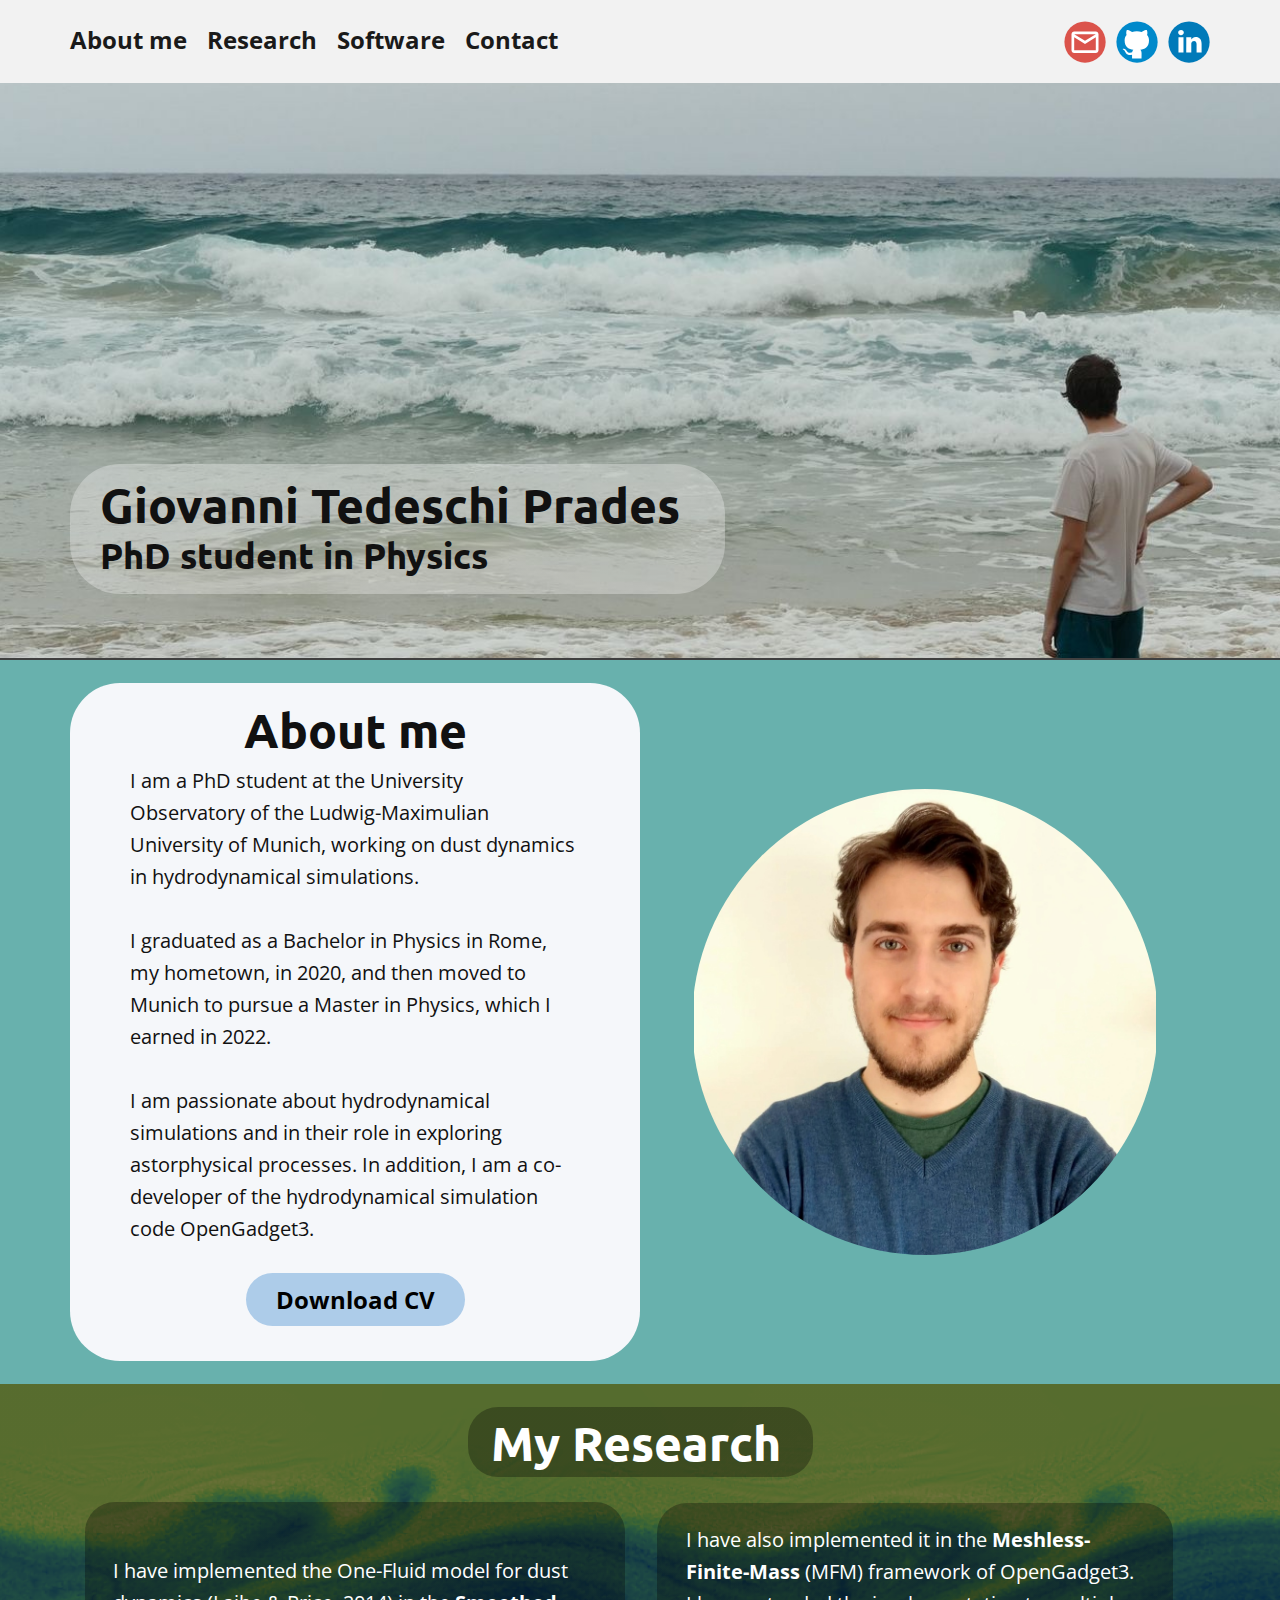
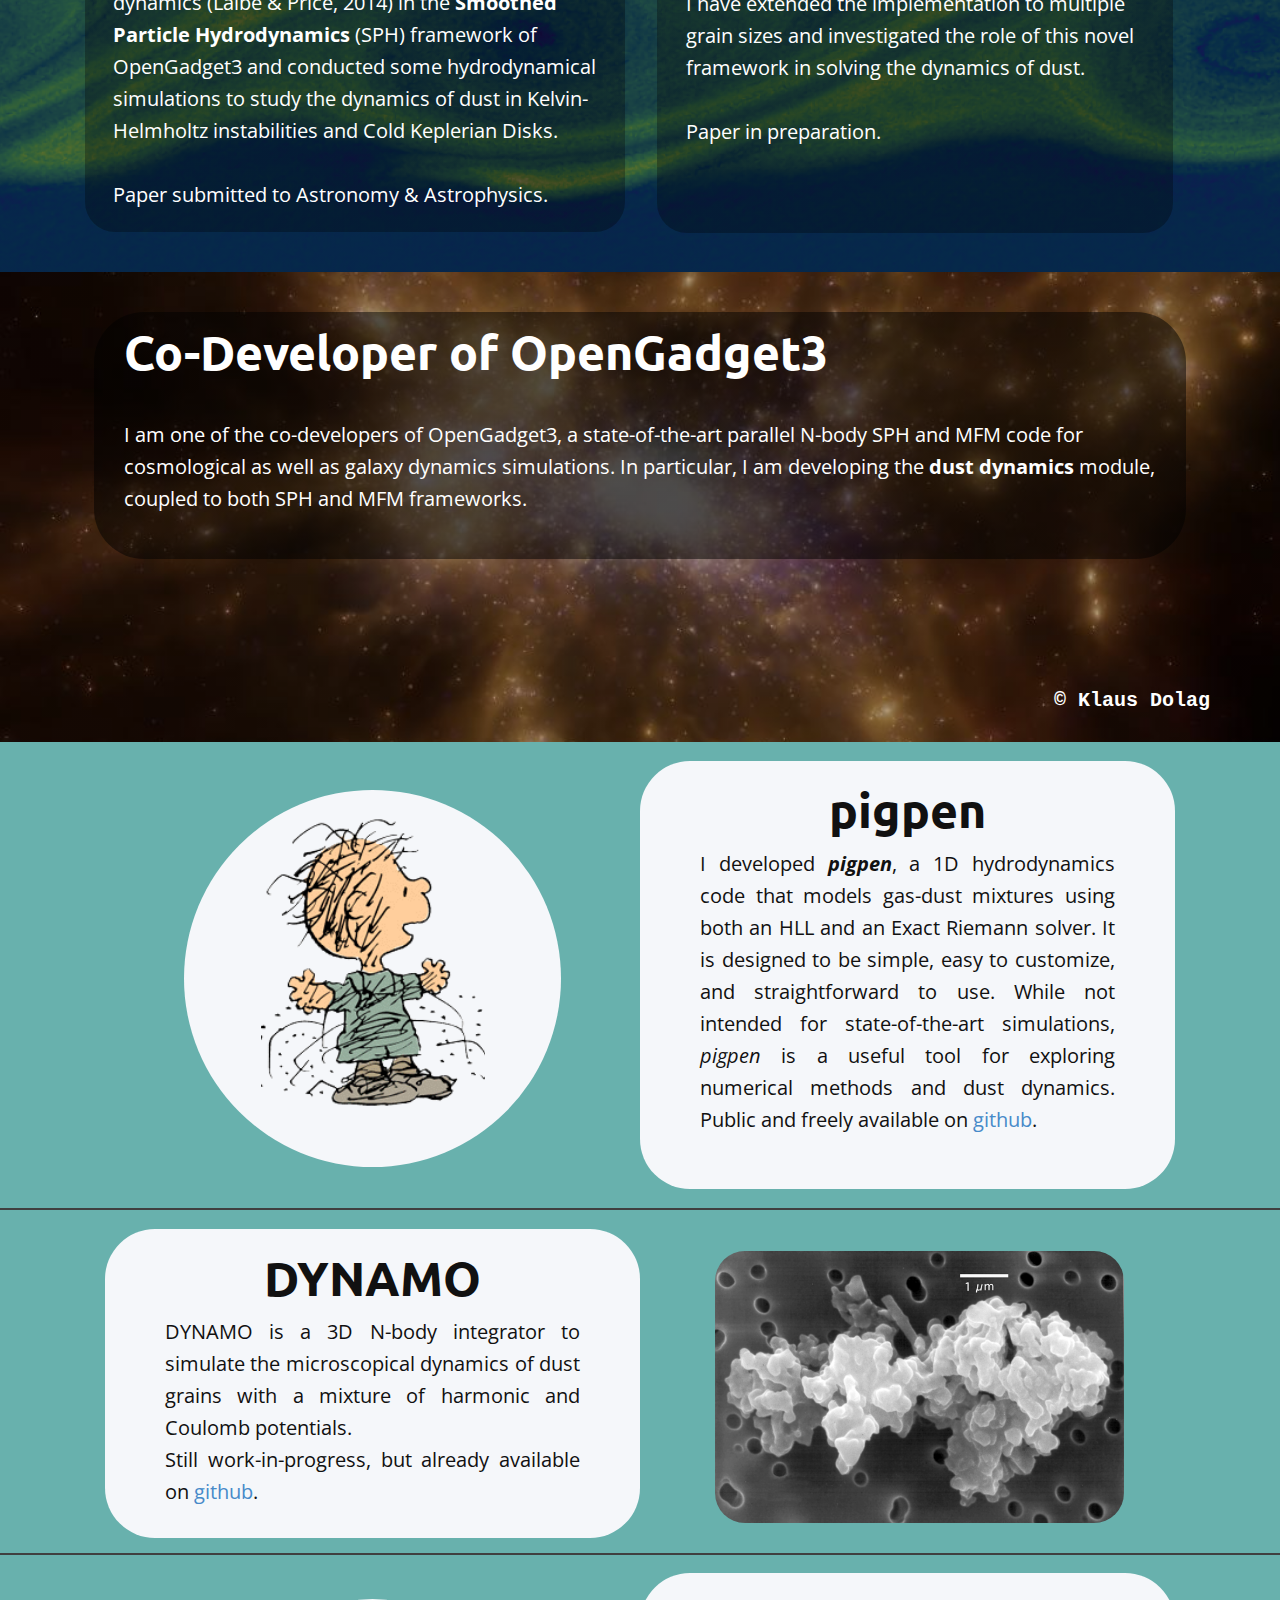
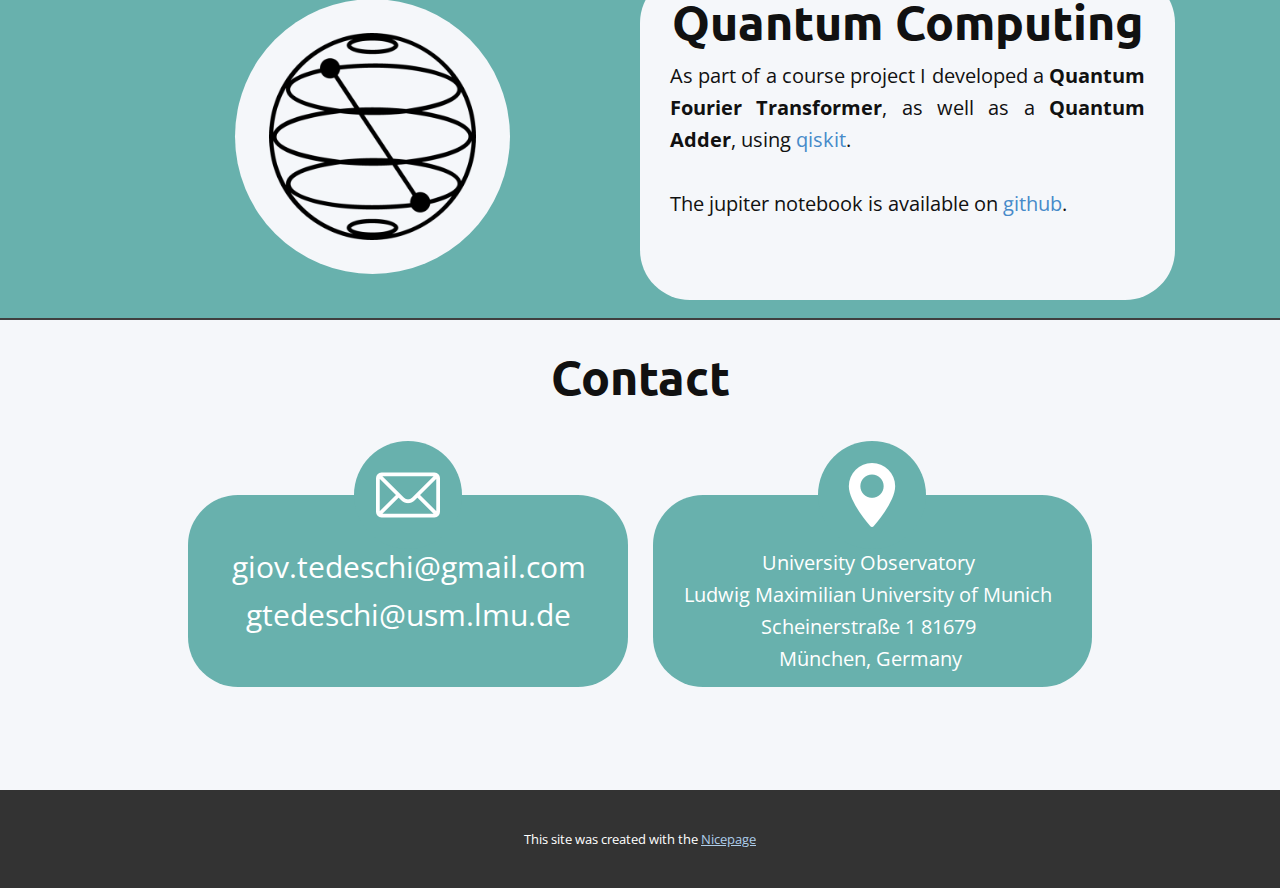
<file: index.html>
<!DOCTYPE html>
<html style="font-size: 16px;" lang="it"><head>
    <meta name="viewport" content="width=device-width, initial-scale=1.0">
    <meta charset="utf-8">
    <meta name="keywords" content="Our Contact">
    <meta name="description" content="">
    <title>Home</title>
    <link rel="stylesheet" href="nicepage.css" media="screen">
<link rel="stylesheet" href="index.css" media="screen">
    <script class="u-script" type="text/javascript" src="jquery.js" defer=""></script>
    <script class="u-script" type="text/javascript" src="nicepage.js" defer=""></script>
    <meta name="generator" content="Nicepage 7.3.1, nicepage.com">
    
    
    
    
    
    
    
    
    
    
    
    <link id="u-theme-google-font" rel="stylesheet" href="https://fonts.googleapis.com/css?family=Roboto:100,100i,300,300i,400,400i,500,500i,700,700i,900,900i|Open+Sans:300,300i,400,400i,500,500i,600,600i,700,700i,800,800i">
    <link id="u-page-google-font" rel="stylesheet" href="https://fonts.googleapis.com/css?family=Ubuntu:300,300i,400,400i,500,500i,700,700i">
    <script type="application/ld+json">{
		"@context": "http://schema.org",
		"@type": "Organization",
		"name": "",
		"sameAs": [
				"mailto:giov.tedeschi@gmail.com",
				"https://github.com/Giovanni-Tedeschi",
				"https://www.linkedin.com/in/giovanni-tedeschi-b2734322a?lipi=urn%3Ali%3Apage%3Ad_flagship3_profile_view_base_contact_details%3BE%2Bp0QLrhT%2FKJwD7f7kWOqQ%3D%3D"
		]
}</script>
    <meta name="theme-color" content="#478ac9">
    <meta property="og:title" content="Home">
    <meta property="og:type" content="website">
  <meta data-intl-tel-input-cdn-path="intlTelInput/"></head>
  <body data-home-page="Home.html" data-home-page-title="Home" data-path-to-root="./" data-include-products="false" class="u-body u-overlap u-overlap-contrast u-xl-mode" data-lang="it"><header class="u-align-center-sm u-align-center-xs u-clearfix u-grey-5 u-header u-sticky u-sticky-cafe u-header" id="sec-d5ac"><div class="u-clearfix u-sheet u-sheet-1">
        <div class="u-social-icons u-spacing-10 u-social-icons-1">
          <a class="u-social-url" target="_blank" data-type="Email" title="Email" href="mailto:giov.tedeschi@gmail.com">
            <span class="u-icon u-social-email u-social-icon u-icon-1"><svg class="u-svg-link" preserveAspectRatio="xMidYMin slice" viewBox="0 0 112 112" style=""><use xlink:href="#svg-657f"></use></svg><svg class="u-svg-content" viewBox="0 0 112 112" x="0" y="0" id="svg-657f"><circle fill="currentColor" cx="56.1" cy="56.1" r="55"></circle><path id="path3864" fill="#FFFFFF" d="M27.2,28h57.6c4,0,7.2,3.2,7.2,7.2l0,0v42.7c0,3.9-3.2,7.2-7.2,7.2l0,0H27.2
	c-4,0-7.2-3.2-7.2-7.2V35.2C20,31.1,23.2,28,27.2,28 M56,52.9l28.8-17.8H27.2L56,52.9 M27.2,77.7h57.6V43.5L56,61.3L27.2,43.5V77.7z
	"></path></svg></span>
          </a>
          <a class="u-social-url" target="_blank" data-type="Github" title="Github" href="https://github.com/Giovanni-Tedeschi">
            <span class="u-icon u-social-github u-social-icon u-icon-2"><svg class="u-svg-link" preserveAspectRatio="xMidYMin slice" viewBox="0 0 112 112" style=""><use xlink:href="#svg-f826"></use></svg><svg class="u-svg-content" viewBox="0 0 112 112" x="0" y="0" id="svg-f826"><circle fill="currentColor" cx="56.1" cy="56.1" r="55"></circle><path fill="#FFFFFF" d="M88,51.3c0-5.5-1.9-10.2-5.3-13.7c0.6-1.3,2.3-6.5-0.5-13.5c0,0-4.2-1.4-14,5.3c-4.1-1.1-8.4-1.7-12.7-1.8
	c-4.3,0-8.7,0.6-12.7,1.8c-9.7-6.6-14-5.3-14-5.3c-2.8,7-1,12.2-0.5,13.5C25,41.2,23,45.7,23,51.3c0,19.6,11.9,23.9,23.3,25.2
	c-1.5,1.3-2.8,3.5-3.2,6.8c-3,1.3-10.2,3.6-14.9-4.3c0,0-2.7-4.9-7.8-5.3c0,0-5-0.1-0.4,3.1c0,0,3.3,1.6,5.6,7.5c0,0,3,9.1,17.2,6
	c0,4.3,0.1,8.3,0.1,9.5h25.2c0-1.7,0.1-7.2,0.1-14c0-4.7-1.7-7.9-3.4-9.4C76,75.2,88,70.9,88,51.3z"></path></svg></span>
          </a>
          <a class="u-social-url" target="_blank" data-type="LinkedIn" title="Linkedin" href="https://www.linkedin.com/in/giovanni-tedeschi-b2734322a?lipi=urn%3Ali%3Apage%3Ad_flagship3_profile_view_base_contact_details%3BE%2Bp0QLrhT%2FKJwD7f7kWOqQ%3D%3D">
            <span class="u-icon u-social-icon u-social-linkedin u-icon-3"><svg class="u-svg-link" preserveAspectRatio="xMidYMin slice" viewBox="0 0 112 112" style=""><use xlink:href="#svg-939d"></use></svg><svg class="u-svg-content" viewBox="0 0 112 112" x="0" y="0" id="svg-939d"><circle fill="currentColor" cx="56.1" cy="56.1" r="55"></circle><path fill="#FFFFFF" d="M41.3,83.7H27.9V43.4h13.4V83.7z M34.6,37.9L34.6,37.9c-4.6,0-7.5-3.1-7.5-7c0-4,3-7,7.6-7s7.4,3,7.5,7
      C42.2,34.8,39.2,37.9,34.6,37.9z M89.6,83.7H76.2V62.2c0-5.4-1.9-9.1-6.8-9.1c-3.7,0-5.9,2.5-6.9,4.9c-0.4,0.9-0.4,2.1-0.4,3.3v22.5
      H48.7c0,0,0.2-36.5,0-40.3h13.4v5.7c1.8-2.7,5-6.7,12.1-6.7c8.8,0,15.4,5.8,15.4,18.1V83.7z"></path></svg></span>
          </a>
        </div>
        <nav class="u-align-left u-menu u-menu-one-level u-offcanvas u-menu-1" data-responsive-from="MD">
          <div class="menu-collapse" style="font-size: 1.5rem; letter-spacing: 0px; font-weight: 700;">
            <a class="u-button-style u-custom-active-border-color u-custom-active-color u-custom-border u-custom-border-color u-custom-borders u-custom-hover-border-color u-custom-left-right-menu-spacing u-custom-text-active-color u-custom-text-color u-custom-text-hover-color u-custom-text-shadow u-custom-top-bottom-menu-spacing u-hamburger-link u-nav-link" href="#">
              <svg class="u-svg-link" preserveAspectRatio="xMidYMin slice" viewBox="0 0 302 302" style=""><use xmlns:xlink="http://www.w3.org/1999/xlink" xlink:href="#svg-8a8f"></use></svg>
              <svg xmlns="http://www.w3.org/2000/svg" xmlns:xlink="http://www.w3.org/1999/xlink" version="1.1" id="svg-8a8f" x="0px" y="0px" viewBox="0 0 302 302" style="enable-background:new 0 0 302 302;" xml:space="preserve" class="u-svg-content"><g><rect y="36" width="302" height="30"></rect><rect y="236" width="302" height="30"></rect><rect y="136" width="302" height="30"></rect>
</g><g></g><g></g><g></g><g></g><g></g><g></g><g></g><g></g><g></g><g></g><g></g><g></g><g></g><g></g><g></g></svg>
            </a>
          </div>
          <div class="u-custom-menu u-nav-container">
            <ul class="u-nav u-spacing-20 u-unstyled u-nav-1"><li class="u-nav-item"><a class="u-border-active-grey-90 u-border-hover-grey-75 u-button-style u-nav-link u-text-active-black u-text-grey-90 u-text-hover-palette-1-dark-1" href="./#block-2" data-page-id="22467116" style="padding: 10px 0px;">About me</a>
</li><li class="u-nav-item"><a class="u-border-active-grey-90 u-border-hover-grey-75 u-button-style u-nav-link u-text-active-black u-text-grey-90 u-text-hover-palette-1-dark-1" href="./#block-9" data-page-id="22467116" style="padding: 10px 0px;">Research</a>
</li><li class="u-nav-item"><a class="u-border-active-grey-90 u-border-hover-grey-75 u-button-style u-nav-link u-text-active-black u-text-grey-90 u-text-hover-palette-1-dark-1" href="./#block-7" data-page-id="22467116" style="padding: 10px 0px;">Software</a>
</li><li class="u-nav-item"><a class="u-border-active-grey-90 u-border-hover-grey-75 u-button-style u-nav-link u-text-active-black u-text-grey-90 u-text-hover-palette-1-dark-1" href="./#block-8" data-page-id="22467116" style="padding: 10px 0px;">Contact</a>
</li></ul>
          </div>
          <div class="u-custom-menu u-nav-container-collapse">
            <div class="u-align-center u-black u-container-align-center u-container-style u-inner-container-layout u-opacity u-opacity-95 u-sidenav">
              <div class="u-inner-container-layout u-sidenav-overflow">
                <div class="u-menu-close"></div>
                <ul class="u-align-center u-nav u-popupmenu-items u-unstyled u-nav-2"><li class="u-nav-item"><a class="u-button-style u-nav-link" href="./#block-2" data-page-id="22467116">About me</a>
</li><li class="u-nav-item"><a class="u-button-style u-nav-link" href="./#block-9" data-page-id="22467116">Research</a>
</li><li class="u-nav-item"><a class="u-button-style u-nav-link" href="./#block-7" data-page-id="22467116">Software</a>
</li><li class="u-nav-item"><a class="u-button-style u-nav-link" href="./#block-8" data-page-id="22467116">Contact</a>
</li></ul>
              </div>
            </div>
            <div class="u-black u-menu-overlay u-opacity u-opacity-70"></div>
          </div>
        </nav>
      </div></header>
    <section class="u-clearfix u-hidden-md u-hidden-sm u-hidden-xs u-image u-section-1" id="sec-3bde">
      <div class="u-clearfix u-sheet u-sheet-1">
        <div class="custom-expanded u-container-style u-gradient u-group u-radius u-shape-round u-group-1">
          <div class="u-container-layout u-container-layout-1">
            <h3 class="u-text u-text-default-lg u-text-default-md u-text-default-sm u-text-default-xl u-text-font u-text-1">
              <span style="font-size: 3rem;"> Giovanni Tedeschi Prades</span>
              <span style="font-size: 3rem;">
                <br>
              </span>
              <span style="font-size: 2.25rem;">PhD student in Physics</span>
            </h3>
          </div>
        </div>
      </div>
    </section>
    <section class="u-clearfix u-hidden-lg u-hidden-xl u-image u-section-2" id="sec-75dd">
      <div class="u-clearfix u-sheet u-sheet-1">
        <div class="u-container-style u-expanded-width-xs u-gradient u-group u-radius u-shape-round u-group-1">
          <div class="u-container-layout u-valign-middle-xs u-container-layout-1">
            <h3 class="u-text u-text-default-lg u-text-default-xl u-text-font u-text-1">
              <span style="font-size: 1.875rem;"> Giovanni Tedeschi Prades</span>
              <br>
              <span style="font-size: 1.25rem;">PhD student in Physics</span>
            </h3>
          </div>
        </div>
      </div>
    </section>
    <section class="u-border-2 u-border-grey-75 u-border-no-bottom u-border-no-left u-border-no-right u-clearfix u-container-align-center-lg u-container-align-center-md u-container-align-center-sm u-container-align-center-xl u-custom-color-1 u-section-3" id="block-2">
      <div class="u-clearfix u-sheet u-valign-middle-lg u-valign-middle-md u-valign-middle-sm u-valign-middle-xl u-sheet-1">
        <div class="data-layout-selected u-clearfix u-expanded-width u-gutter-0 u-layout-wrap u-layout-wrap-1">
          <div class="u-layout" style="">
            <div class="u-layout-row" style="">
              <div class="u-container-style u-layout-cell u-left-cell u-palette-5-light-3 u-radius u-shape-round u-size-30 u-size-xs-60 u-layout-cell-1" src="">
                <div class="u-container-layout u-valign-top-xl u-container-layout-1">
                  <h2 class="u-align-center u-text u-text-default u-text-1">About me</h2>
                  <p class="u-align-left u-text u-text-2">I am a PhD student at the University Observatory of the Ludwig-Maximulian University of Munich, working on dust dynamics in hydrodynamical simulations.<br>
                    <br>I graduated as a Bachelor in Physics in Rome, my hometown, in 2020, and then moved to Munich to pursue a Master in Physics, which I earned in 2022.<br>
                    <br>I am passionate about hydrodynamical simulations and in their role in exploring astorphysical processes. In addition, I am a co-developer of the hydrodynamical simulation code OpenGadget3.
                  </p>
                  <a href="files/CV-8.pdf" class="u-btn u-btn-round u-button-style u-file-link u-radius u-btn-1" target="_blank">Download CV </a>
                </div>
              </div>
              <div class="u-align-center u-container-style u-layout-cell u-right-cell u-size-30 u-size-xs-60 u-layout-cell-2" src="">
                <div class="u-container-layout u-valign-middle-lg u-valign-middle-md u-valign-middle-sm u-container-layout-2" src="">
                  <div class="u-expanded-width-xs u-image u-image-circle u-image-contain u-preserve-proportions u-image-1" data-image-width="964" data-image-height="973">
                    <div class="u-preserve-proportions-child" style="padding-top: 100%;"></div>
                  </div>
                </div>
              </div>
            </div>
          </div>
        </div>
      </div>
    </section>
    <section class="u-clearfix u-image u-shading u-section-4" id="block-9">
      <div class="u-clearfix u-sheet u-valign-bottom-lg u-valign-middle-md u-valign-middle-sm u-sheet-1">
        <div class="u-container-style u-group u-radius u-shading u-shape-round u-group-1">
          <div class="u-container-layout u-valign-middle-lg u-valign-middle-md u-valign-middle-sm u-valign-middle-xl u-container-layout-1">
            <h1 class="u-text u-text-default u-text-1">My Rese​arch</h1>
          </div>
        </div>
        <div class="data-layout-selected u-clearfix u-expanded-width u-layout-wrap u-layout-wrap-1">
          <div class="u-layout">
            <div class="u-layout-row">
              <div class="u-align-left u-container-style u-layout-cell u-shape-rectangle u-size-30 u-layout-cell-1">
                <div class="u-container-layout u-valign-bottom-lg u-container-layout-2">
                  <div class="u-container-style u-expanded-width-md u-expanded-width-sm u-expanded-width-xl u-expanded-width-xs u-group u-radius u-shading u-shape-round u-group-2">
                    <div class="u-container-layout u-valign-bottom-xl u-valign-middle-md u-valign-middle-sm u-valign-top-lg u-container-layout-3">
                      <p class="u-text u-text-default-lg u-text-default-xl u-text-2"> I have implemented the One-Fluid model for dust dynamics (Laibe &amp; Price, 2014) in the <span style="font-weight: 700;">Smoothed Particle Hydrodynamics</span> (SPH) framework of OpenGadget3 and conducted some hydrodynamical simulations to study the dynamics of dust in Kelvin-Helmholtz instabilities and Cold Keplerian Disks.<br>
                        <br>Paper submitted to Astronomy &amp; Astrophysics.
                      </p>
                    </div>
                  </div>
                </div>
              </div>
              <div class="u-container-style u-layout-cell u-shape-rectangle u-size-30 u-layout-cell-2">
                <div class="u-container-layout u-container-layout-4">
                  <div class="u-container-style u-expanded-width-lg u-expanded-width-md u-expanded-width-sm u-expanded-width-xs u-group u-radius u-shading u-shape-round u-group-3">
                    <div class="u-container-layout u-container-layout-5">
                      <p class="u-text u-text-3"> I have also implemented it in the <span style="font-weight: 700;">Meshless-Finite-Mass</span> (MFM) framework of OpenGadget3. ​I have extended the implementation to multiple grain sizes and investigated the role of this novel framework in solving the dynamics of dust.<br>
                        <br>Paper in preparation.
                      </p>
                    </div>
                  </div>
                </div>
              </div>
            </div>
          </div>
        </div>
      </div>
    </section>
    <section class="u-align-left u-clearfix u-container-align-left u-image u-shading u-section-5" id="block-7" data-image-width="998" data-image-height="984">
      <div class="u-clearfix u-sheet u-sheet-1">
        <div class="u-container-style u-group u-radius u-shading u-shape-round u-group-1">
          <div class="u-container-layout u-container-layout-1">
            <h4 class="u-text u-text-default u-text-font u-text-white u-text-1"> Co-Developer of OpenGadget3</h4>
            <p class="u-text u-text-default u-text-white u-text-2"> I am one of the co-developers of OpenGadget3, a state-of-the-art​&nbsp;parallel N-body SPH and MFM code for cosmological as well as galaxy dyna​mics simulations. In particular, I am developing the <span style="font-weight: 700;">dust dynamics</span> module, coupled to both SPH and MFM frameworks.
            </p>
          </div>
        </div>
        <p class="u-custom-font u-font-courier-new u-text u-text-default u-text-white u-text-3"><b>©&nbsp;</b>Klaus Dolag
        </p>
      </div>
    </section>
    <section class="u-border-2 u-border-grey-75 u-border-no-left u-border-no-right u-border-no-top u-clearfix u-custom-color-1 u-section-6" id="block-5">
      <div class="u-clearfix u-sheet u-valign-middle-lg u-valign-middle-md u-valign-middle-sm u-valign-middle-xl u-sheet-1">
        <div class="data-layout-selected u-clearfix u-expanded-width-lg u-expanded-width-md u-expanded-width-sm u-expanded-width-xs u-gutter-0 u-layout-wrap u-layout-wrap-1">
          <div class="u-layout" style="">
            <div class="u-layout-row" style="">
              <div class="u-align-center u-container-align-center-xl u-container-style u-layout-cell u-left-cell u-size-30 u-size-xs-60 u-layout-cell-1" src="">
                <div class="u-container-layout u-valign-middle-md u-valign-middle-sm u-container-layout-1" src="">
                  <div class="u-expanded-width-md u-expanded-width-sm u-expanded-width-xs u-palette-5-light-3 u-preserve-proportions u-shape u-shape-circle u-shape-1">
                    <div class="u-preserve-proportions-child" style="padding-top: 93.75%;"></div>
                  </div>
                  <img class="custom-expanded u-hover-feature u-image u-image-1" src="images/PigPen_Peanuts.png" data-image-width="245" data-image-height="265" data-href="https://github.com/Giovanni-Tedeschi/pigpen" data-target="_blank">
                </div>
              </div>
              <div class="u-container-style u-layout-cell u-palette-5-light-3 u-radius u-right-cell u-shape-round u-size-30 u-size-xs-60 u-layout-cell-2" src="" data-image-width="1080" data-image-height="1080">
                <div class="u-container-layout u-container-layout-2">
                  <h2 class="u-align-center u-text u-text-default u-text-1">pig​pen </h2>
                  <p class="u-align-justify u-text u-text-2"> I developed <span style="font-style: italic; font-weight: 700;">pigpen</span>, a 1D hydrodynamics code that models gas-dust mixtures using both an HLL and an Exact Riemann solver. It is designed to be simple, easy to customize, and straightforward to use. While not intended for state-of-the-art simulations, <span style="font-style: italic;">pigpen </span>is a useful tool for exploring numerical methods and dust dynamics. Public and freely available on <a href="https://github.com/Giovanni-Tedeschi/pigpen" class="u-active-none u-border-none u-btn u-button-link u-button-style u-hover-none u-none u-text-palette-1-base u-btn-1" target="_blank">github</a>.&nbsp;
                  </p>
                </div>
              </div>
            </div>
          </div>
        </div>
      </div>
      
      
    </section>
    <section class="u-border-2 u-border-grey-75 u-border-no-left u-border-no-right u-border-no-top u-clearfix u-custom-color-1 u-section-7" id="sec-3b2a">
      <div class="u-clearfix u-sheet u-valign-bottom-xs u-sheet-1">
        <div class="data-layout-selected u-clearfix u-expanded-width-xs u-gutter-0 u-layout-wrap u-layout-wrap-1">
          <div class="u-layout" style="">
            <div class="u-layout-row" style="">
              <div class="u-container-style u-layout-cell u-left-cell u-palette-5-light-3 u-radius u-size-30 u-size-xs-60 u-layout-cell-1" src="">
                <div class="u-container-layout u-container-layout-1">
                  <h2 class="u-align-center u-text u-text-default u-text-1">DYNAMO </h2>
                  <p class="u-align-justify u-text u-text-2">DYNAMO is a 3D N-body integrator to simulate the microscopical dynamics of dust grains with a mixture of harmonic and Coulomb potentials.&nbsp;<br>Still work-in-progress, but already available on <a href="https://github.com/Giovanni-Tedeschi/DYNAMO" class="u-active-none u-border-none u-btn u-button-link u-button-style u-hover-none u-none u-text-palette-1-base u-btn-1" target="_blank">github</a>.
                  </p>
                </div>
              </div>
              <div class="u-align-center u-container-style u-layout-cell u-right-cell u-shape-rectangle u-size-30 u-size-xs-60 u-layout-cell-2" src="" data-image-width="1080" data-image-height="1080">
                <div class="u-container-layout u-container-layout-2" src="">
                  <img class="u-expanded-width-md u-expanded-width-sm u-expanded-width-xs u-hover-feature u-image u-image-round u-radius u-image-1" src="images/Porous_chondriteIDP.jpg" alt="" data-image-width="700" data-image-height="466" data-href="https://github.com/Giovanni-Tedeschi/DYNAMO" data-target="_blank">
                </div>
              </div>
            </div>
          </div>
        </div>
      </div>
      
      
    </section>
    <section class="u-border-2 u-border-grey-75 u-border-no-left u-border-no-right u-border-no-top u-clearfix u-custom-color-1 u-section-8" id="sec-a25e">
      <div class="u-clearfix u-sheet u-valign-middle-lg u-valign-middle-md u-valign-middle-sm u-valign-middle-xl u-sheet-1">
        <div class="data-layout-selected u-clearfix u-expanded-width-xs u-gutter-0 u-layout-wrap u-layout-wrap-1">
          <div class="u-layout" style="">
            <div class="u-layout-row" style="">
              <div class="u-align-center u-container-style u-layout-cell u-left-cell u-shape-rectangle u-size-30 u-size-xs-60 u-layout-cell-1" src="">
                <div class="u-container-layout u-container-layout-1" src="">
                  <div class="custom-expanded u-palette-5-light-3 u-preserve-proportions u-shape u-shape-circle u-shape-1"></div>
                  <img class="u-hover-feature u-image u-image-contain u-image-default u-preserve-proportions u-image-1" src="images/QC1.png" alt="" data-image-width="512" data-image-height="512" data-href="https://github.com/Giovanni-Tedeschi/QFT" data-target="_blank">
                </div>
              </div>
              <div class="u-container-style u-layout-cell u-palette-5-light-3 u-radius u-right-cell u-shape-rectangle u-size-30 u-size-xs-60 u-layout-cell-2" src="" data-image-width="1080" data-image-height="1080">
                <div class="u-container-layout u-container-layout-2">
                  <h2 class="u-align-center u-text u-text-1">Quantum Computing </h2>
                  <p class="u-align-justify u-text u-text-2">As part of a course project I developed a <span style="font-weight: 700;">Quantum Fourier Transformer</span>, as well as a <span style="font-weight: 700;">Quantum Adder</span>, using <a href="https://www.ibm.com/quantum/qiskit" class="u-active-none u-border-none u-btn u-button-link u-button-style u-hover-none u-none u-text-palette-1-base u-btn-1" target="_blank">qiskit</a>.&nbsp;<br>
                    <br>The jupiter notebook is available on <a href="https://github.com/Giovanni-Tedeschi/QFT" class="u-active-none u-border-none u-btn u-button-link u-button-style u-hover-none u-none u-text-palette-1-base u-btn-2" target="_blank">github</a>.
                  </p>
                </div>
              </div>
            </div>
          </div>
        </div>
      </div>
      
      
    </section>
    <section class="u-align-center u-clearfix u-container-align-center u-palette-5-light-3 u-section-9" id="block-8">
      <div class="u-clearfix u-sheet u-sheet-1">
        <h2 class="u-text u-text-default u-text-1">Contact</h2>
        <div class="data-layout-selected u-clearfix u-expanded-width-md u-expanded-width-sm u-expanded-width-xs u-layout-wrap u-layout-wrap-1">
          <div class="u-layout" style="">
            <div class="u-layout-row" style="">
              <div class="u-container-style u-layout-cell u-size-30 u-layout-cell-1">
                <div class="u-container-layout u-container-layout-1">
                  <div class="u-align-center u-container-align-center-lg u-container-align-center-xl u-container-style u-custom-color-1 u-expanded-width u-group u-radius u-group-1">
                    <div class="u-container-layout u-valign-middle u-container-layout-2">
                      <p class="u-text u-text-default u-text-2">giov.tedeschi@gmail.com<br>gtedeschi@usm.lmu.de
                      </p>
                    </div>
                  </div>
                  <span class="u-custom-color-1 u-file-icon u-icon u-icon-circle u-icon-1"><img src="images/646094-251de927.png" alt=""></span>
                </div>
              </div>
              <div class="u-container-style u-layout-cell u-size-30 u-layout-cell-2">
                <div class="u-container-layout u-container-layout-3">
                  <p class="u-text u-text-default u-text-3"></p>
                  <div class="u-align-center u-container-align-center u-container-style u-custom-color-1 u-expanded-width u-group u-radius u-group-2">
                    <div class="u-container-layout u-container-layout-4">
                      <p class="u-text u-text-default u-text-4"> University Observatory&nbsp;<br>Ludwig Maximili​an University of Munich&nbsp;<br>Scheinerstraße 1
81679&nbsp;<br>München, Germany
                      </p>
                    </div>
                  </div>
                  <span class="u-custom-color-1 u-file-icon u-icon u-icon-circle u-icon-2"><img src="images/447031-09d82861.png" alt=""></span>
                </div>
              </div>
            </div>
          </div>
        </div>
      </div>
    </section>
    
    
    
    
    <section class="u-backlink u-clearfix u-grey-80">
      <p class="u-text">
        <span>This site was created with the </span>
        <a class="u-link" href="https://nicepage.com/" target="_blank" rel="nofollow">
          <span>Nicepage</span>
        </a>
      </p>
    </section>
  
</body></html>
</file>
